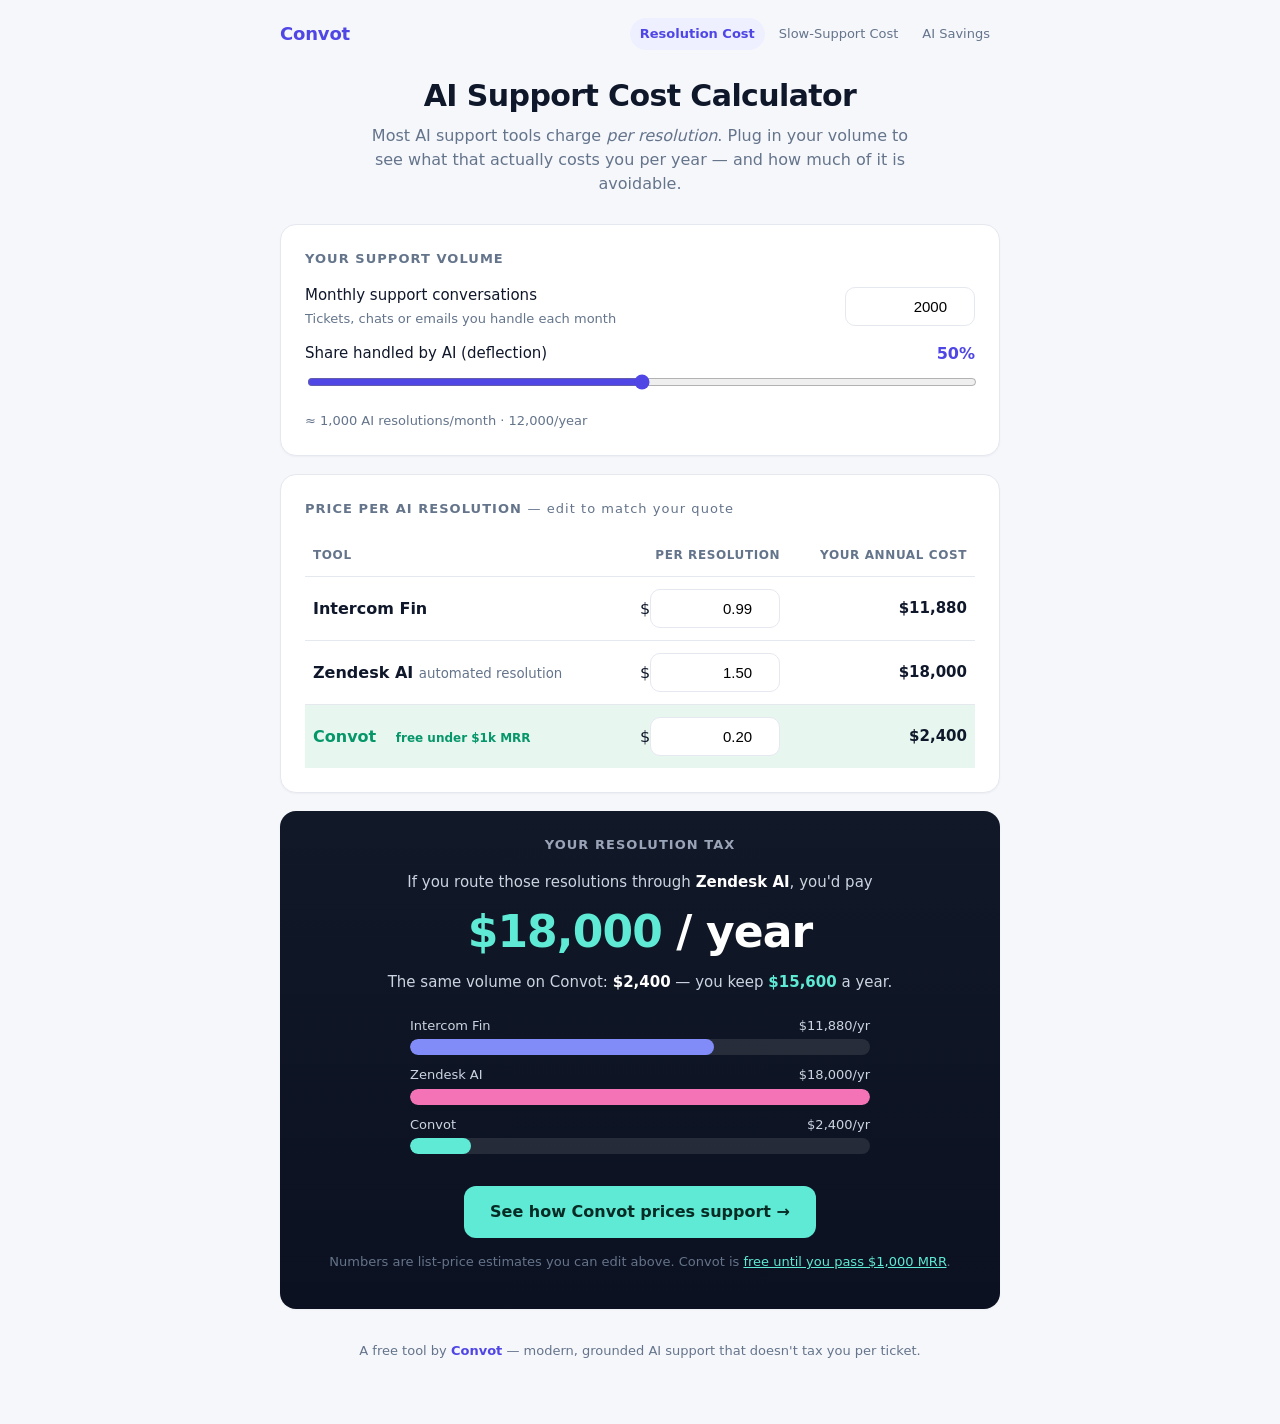
<file: index.html>
<!DOCTYPE html>
<html lang="en">
<head>
<meta charset="UTF-8" />
<meta name="viewport" content="width=device-width, initial-scale=1.0" />
<title>AI Support Cost Calculator — What You Really Pay Per Resolution</title>
<meta name="description" content="Free calculator: see what you actually pay per AI-resolved support ticket across Intercom Fin, Zendesk and Convot. Edit the prices, get your annual resolution bill in seconds." />
<link rel="canonical" href="https://tarang8811.github.io/ai-support-cost-calculator/" />
<meta property="og:title" content="AI Support Cost Calculator — What You Really Pay Per Resolution" />
<meta property="og:description" content="See your true annual cost per AI-resolved support ticket across Intercom Fin, Zendesk and Convot. Free, no signup." />
<meta property="og:type" content="website" />
<link rel="stylesheet" href="style.css" />
</head>
<body>
<nav class="nav">
  <a class="brand" href="https://convot.io" target="_blank" rel="noopener">Convot</a>
  <span class="nav-links">
    <a href="./" aria-current="page">Resolution Cost</a>
    <a href="./cost-of-slow-support.html">Slow-Support Cost</a>
    <a href="./ai-savings.html">AI Savings</a>
  </span>
</nav>
<div class="wrap">
  <header>
    <h1>AI Support Cost Calculator</h1>
    <p class="sub">Most AI support tools charge <em>per resolution</em>. Plug in your volume to see what that actually costs you per year — and how much of it is avoidable.</p>
  </header>

  <div class="card">
    <h2>Your support volume</h2>
    <div class="row">
      <label>Monthly support conversations
        <small>Tickets, chats or emails you handle each month</small>
      </label>
      <input type="number" id="volume" value="2000" min="0" step="100" />
    </div>
    <div>
      <div class="slider-head">
        <label style="font-weight:500">Share handled by AI (deflection)</label>
        <span class="slider-val" id="deflectVal">50%</span>
      </div>
      <input type="range" id="deflect" min="0" max="100" value="50" />
      <div class="note" id="resLine"></div>
    </div>
  </div>

  <div class="card">
    <h2>Price per AI resolution <span style="text-transform:none;font-weight:400">— edit to match your quote</span></h2>
    <table>
      <thead>
        <tr><th>Tool</th><th>Per resolution</th><th>Your annual cost</th></tr>
      </thead>
      <tbody>
        <tr>
          <td class="tool-name">Intercom Fin</td>
          <td>$<input class="price-in" type="number" id="p_fin" value="0.99" step="0.01" min="0" /></td>
          <td class="annual" id="a_fin">—</td>
        </tr>
        <tr>
          <td class="tool-name">Zendesk AI <small style="color:var(--muted);font-weight:400">automated resolution</small></td>
          <td>$<input class="price-in" type="number" id="p_zd" value="1.50" step="0.01" min="0" /></td>
          <td class="annual" id="a_zd">—</td>
        </tr>
        <tr class="convot-row">
          <td class="tool-name">Convot <span class="free-badge">free under $1k MRR</span></td>
          <td>$<input class="price-in" type="number" id="p_cv" value="0.20" step="0.01" min="0" /></td>
          <td class="annual" id="a_cv">—</td>
        </tr>
      </tbody>
    </table>
  </div>

  <div class="card result">
    <h2>Your resolution tax</h2>
    <div class="line">If you route those resolutions through <b id="compName">Intercom Fin</b>, you'd pay</div>
    <div class="big" id="compCost">—</div>
    <div class="line">The same volume on Convot: <b id="cvCost">—</b> — you keep <span id="savings" style="color:#5eead4;font-weight:700">—</span> a year.</div>
    <div class="bars" id="bars"></div>
    <a class="cta" href="https://convot.io" rel="noopener" target="_blank">See how Convot prices support →</a>
    <p class="note">Numbers are list-price estimates you can edit above. Convot is <a href="https://convot.io" rel="noopener" target="_blank">free until you pass $1,000 MRR</a>.</p>
  </div>

  <footer>
    A free tool by <a href="https://convot.io" rel="noopener" target="_blank">Convot</a> — modern, grounded AI support that doesn't tax you per ticket.
  </footer>
</div>

<script>
  const $ = (id) => document.getElementById(id);
  const fmt = (n) => "$" + Math.round(n).toLocaleString("en-US");

  function compute(){
    const vol = Math.max(0, +$("volume").value || 0);
    const deflect = +$("deflect").value;
    $("deflectVal").textContent = deflect + "%";
    const resMo = vol * deflect / 100;
    const resYr = resMo * 12;
    $("resLine").textContent = "≈ " + Math.round(resMo).toLocaleString("en-US") +
      " AI resolutions/month · " + Math.round(resYr).toLocaleString("en-US") + "/year";

    const pFin = +$("p_fin").value || 0;
    const pZd  = +$("p_zd").value || 0;
    const pCv  = +$("p_cv").value || 0;
    const aFin = resYr * pFin, aZd = resYr * pZd, aCv = resYr * pCv;
    $("a_fin").textContent = fmt(aFin);
    $("a_zd").textContent  = fmt(aZd);
    $("a_cv").textContent  = fmt(aCv);

    const comp = aZd >= aFin ? {name:"Zendesk AI", cost:aZd} : {name:"Intercom Fin", cost:aFin};
    $("compName").textContent = comp.name;
    $("compCost").innerHTML = "<span>" + fmt(comp.cost) + "</span> / year";
    $("cvCost").textContent = fmt(aCv);
    $("savings").textContent = fmt(Math.max(0, comp.cost - aCv));

    const max = Math.max(aFin, aZd, aCv, 1);
    const bar = (label, val, color) =>
      '<div class="bar-item"><div class="bar-label"><span>'+label+'</span><span>'+fmt(val)+'/yr</span></div>'+
      '<div class="bar-track"><div class="bar-fill" style="width:'+(val/max*100)+'%;background:'+color+'"></div></div></div>';
    $("bars").innerHTML =
      bar("Intercom Fin", aFin, "#818cf8") +
      bar("Zendesk AI", aZd, "#f472b6") +
      bar("Convot", aCv, "#5eead4");
  }
  ["volume","deflect","p_fin","p_zd","p_cv"].forEach(id => $(id).addEventListener("input", compute));
  compute();
</script>
</body>
</html>
</file>
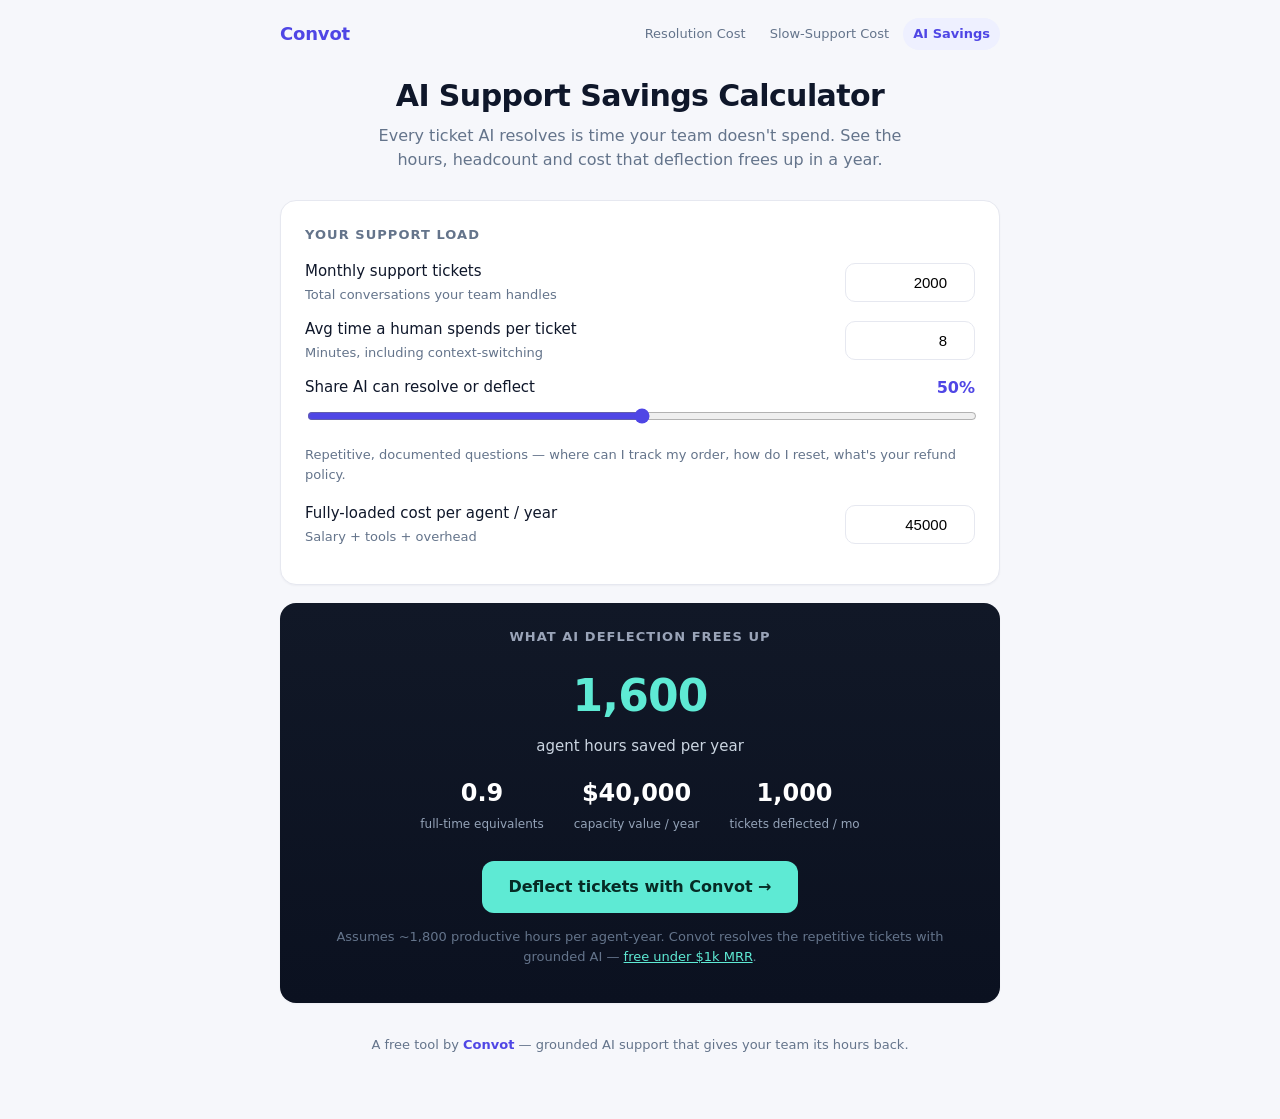
<file: ai-savings.html>
<!DOCTYPE html>
<html lang="en">
<head>
<meta charset="UTF-8" />
<meta name="viewport" content="width=device-width, initial-scale=1.0" />
<title>AI Support Savings Calculator — Agent Hours &amp; Cost AI Deflection Saves</title>
<meta name="description" content="Free calculator: see how many agent hours, full-time equivalents and dollars AI ticket deflection frees up per year. Adjust volume, handle time, deflection rate and agent cost." />
<link rel="canonical" href="https://tarang8811.github.io/ai-support-cost-calculator/ai-savings.html" />
<meta property="og:title" content="AI Support Savings Calculator" />
<meta property="og:description" content="See the agent hours, FTEs and dollars AI ticket deflection saves you per year." />
<meta property="og:type" content="website" />
<link rel="stylesheet" href="style.css" />
</head>
<body>
<nav class="nav">
  <a class="brand" href="https://convot.io" target="_blank" rel="noopener">Convot</a>
  <span class="nav-links">
    <a href="./">Resolution Cost</a>
    <a href="./cost-of-slow-support.html">Slow-Support Cost</a>
    <a href="./ai-savings.html" aria-current="page">AI Savings</a>
  </span>
</nav>
<div class="wrap">
  <header>
    <h1>AI Support Savings Calculator</h1>
    <p class="sub">Every ticket AI resolves is time your team doesn't spend. See the hours, headcount and cost that deflection frees up in a year.</p>
  </header>

  <div class="card">
    <h2>Your support load</h2>
    <div class="row">
      <label>Monthly support tickets
        <small>Total conversations your team handles</small>
      </label>
      <input type="number" id="tickets" value="2000" min="0" step="100" />
    </div>
    <div class="row">
      <label>Avg time a human spends per ticket
        <small>Minutes, including context-switching</small>
      </label>
      <input type="number" id="mins" value="8" min="0" step="1" />
    </div>
    <div>
      <div class="slider-head">
        <label style="font-weight:500">Share AI can resolve or deflect</label>
        <span class="slider-val" id="deflectVal">50%</span>
      </div>
      <input type="range" id="deflect" min="0" max="100" value="50" />
      <div class="note">Repetitive, documented questions — where can I track my order, how do I reset, what's your refund policy.</div>
    </div>
    <div class="row" style="margin-top:18px">
      <label>Fully-loaded cost per agent / year
        <small>Salary + tools + overhead</small>
      </label>
      <input type="number" id="cost" value="45000" min="0" step="1000" />
    </div>
  </div>

  <div class="card result">
    <h2>What AI deflection frees up</h2>
    <div class="big" id="hoursYr">—</div>
    <div class="line">agent hours saved per year</div>
    <div class="stat-grid">
      <div class="stat"><span class="v" id="fte">—</span><span class="k">full-time equivalents</span></div>
      <div class="stat"><span class="v" id="dollars">—</span><span class="k">capacity value / year</span></div>
      <div class="stat"><span class="v" id="perMo">—</span><span class="k">tickets deflected / mo</span></div>
    </div>
    <a class="cta" href="https://convot.io" rel="noopener" target="_blank">Deflect tickets with Convot →</a>
    <p class="note">Assumes ~1,800 productive hours per agent-year. Convot resolves the repetitive tickets with grounded AI — <a href="https://convot.io" rel="noopener" target="_blank">free under $1k MRR</a>.</p>
  </div>

  <footer>
    A free tool by <a href="https://convot.io" rel="noopener" target="_blank">Convot</a> — grounded AI support that gives your team its hours back.
  </footer>
</div>

<script>
  const $ = (id) => document.getElementById(id);
  const HRS_PER_FTE = 1800;

  function compute(){
    const tickets = Math.max(0, +$("tickets").value || 0);
    const mins = Math.max(0, +$("mins").value || 0);
    const deflect = +$("deflect").value;
    $("deflectVal").textContent = deflect + "%";
    const cost = Math.max(0, +$("cost").value || 0);

    const deflectedMo = tickets * deflect/100;
    const hoursYr = deflectedMo * mins * 12 / 60;
    const fte = hoursYr / HRS_PER_FTE;
    const dollars = fte * cost;

    $("hoursYr").innerHTML = "<span>" + Math.round(hoursYr).toLocaleString("en-US") + "</span>";
    $("fte").textContent = fte.toFixed(1);
    $("dollars").textContent = "$" + Math.round(dollars).toLocaleString("en-US");
    $("perMo").textContent = Math.round(deflectedMo).toLocaleString("en-US");
  }
  ["tickets","mins","deflect","cost"].forEach(id => $(id).addEventListener("input", compute));
  compute();
</script>
</body>
</html>
</file>
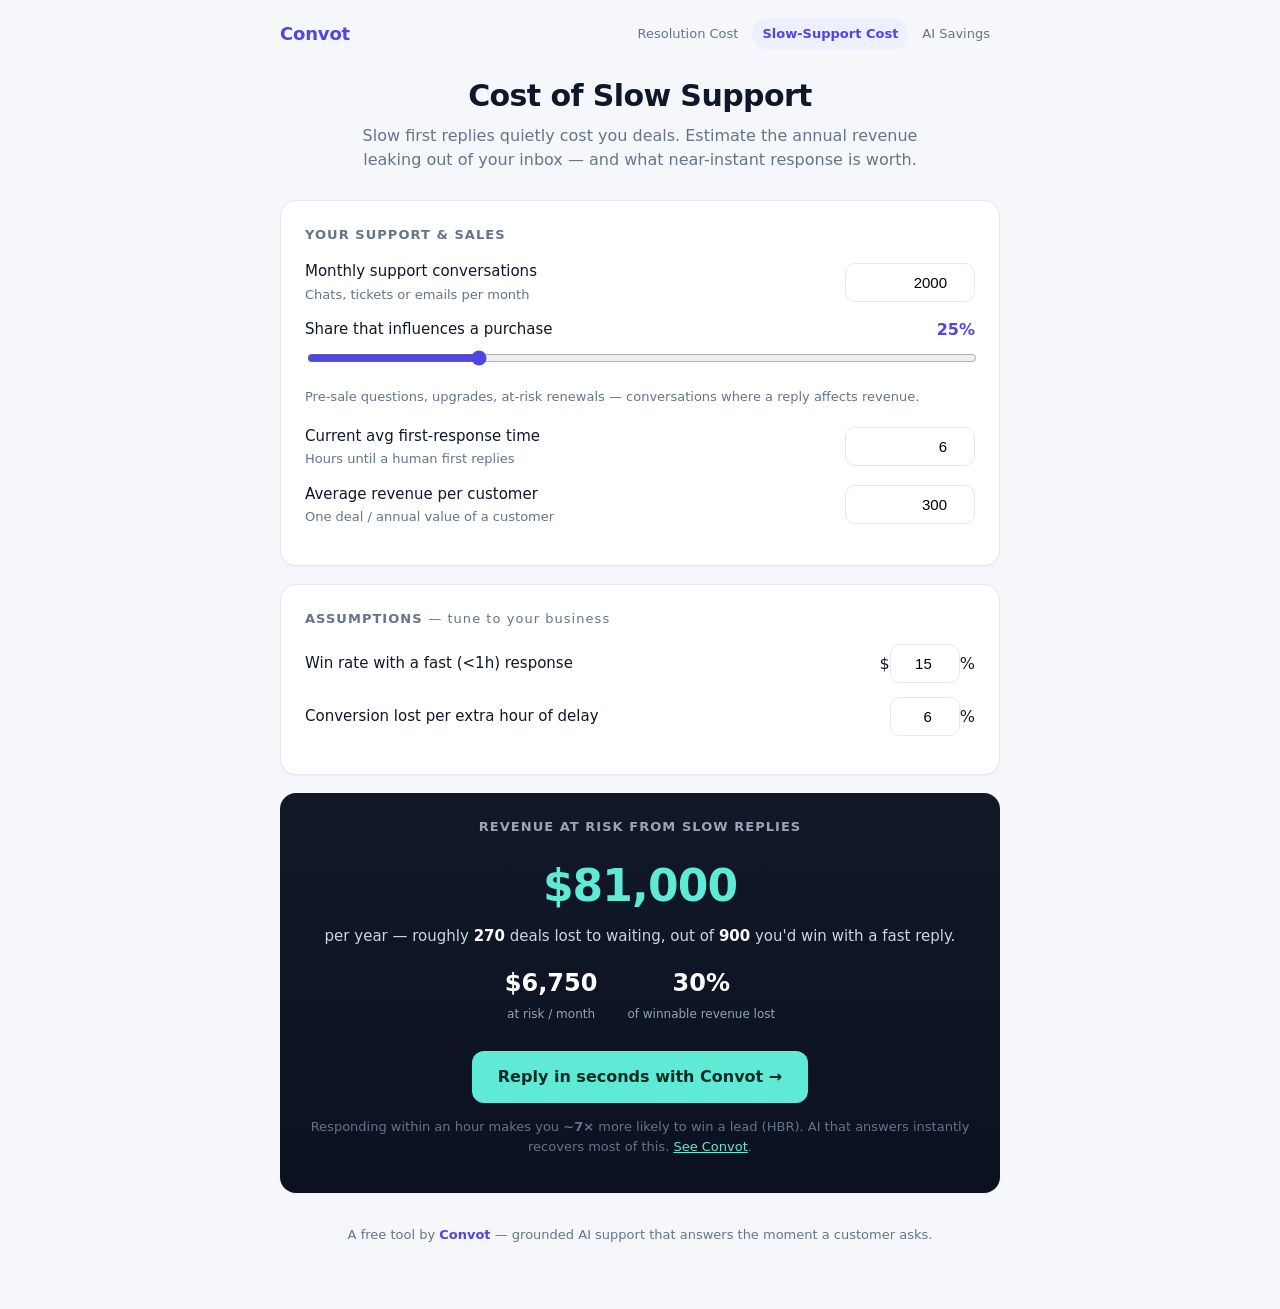
<file: cost-of-slow-support.html>
<!DOCTYPE html>
<html lang="en">
<head>
<meta charset="UTF-8" />
<meta name="viewport" content="width=device-width, initial-scale=1.0" />
<title>Cost of Slow Support Calculator — Revenue You Lose to Slow Replies</title>
<meta name="description" content="Free calculator: estimate the annual revenue you lose to slow first-response times in support. Adjust your volume, response time and customer value to see what speed is worth." />
<link rel="canonical" href="https://tarang8811.github.io/ai-support-cost-calculator/cost-of-slow-support.html" />
<meta property="og:title" content="Cost of Slow Support Calculator" />
<meta property="og:description" content="See the annual revenue you lose to slow support replies — and what faster response is worth." />
<meta property="og:type" content="website" />
<link rel="stylesheet" href="style.css" />
</head>
<body>
<nav class="nav">
  <a class="brand" href="https://convot.io" target="_blank" rel="noopener">Convot</a>
  <span class="nav-links">
    <a href="./">Resolution Cost</a>
    <a href="./cost-of-slow-support.html" aria-current="page">Slow-Support Cost</a>
    <a href="./ai-savings.html">AI Savings</a>
  </span>
</nav>
<div class="wrap">
  <header>
    <h1>Cost of Slow Support</h1>
    <p class="sub">Slow first replies quietly cost you deals. Estimate the annual revenue leaking out of your inbox — and what near-instant response is worth.</p>
  </header>

  <div class="card">
    <h2>Your support &amp; sales</h2>
    <div class="row">
      <label>Monthly support conversations
        <small>Chats, tickets or emails per month</small>
      </label>
      <input type="number" id="volume" value="2000" min="0" step="100" />
    </div>
    <div>
      <div class="slider-head">
        <label style="font-weight:500">Share that influences a purchase</label>
        <span class="slider-val" id="atRiskVal">25%</span>
      </div>
      <input type="range" id="atRisk" min="0" max="100" value="25" />
      <div class="note">Pre-sale questions, upgrades, at-risk renewals — conversations where a reply affects revenue.</div>
    </div>
    <div class="row" style="margin-top:18px">
      <label>Current avg first-response time
        <small>Hours until a human first replies</small>
      </label>
      <input type="number" id="respHrs" value="6" min="0" step="0.5" />
    </div>
    <div class="row">
      <label>Average revenue per customer
        <small>One deal / annual value of a customer</small>
      </label>
      <input type="number" id="value" value="300" min="0" step="10" />
    </div>
  </div>

  <div class="card">
    <h2>Assumptions <span style="text-transform:none;font-weight:400">— tune to your business</span></h2>
    <div class="row">
      <label>Win rate with a fast (&lt;1h) response</label>
      <span>$<input class="price-in" type="number" id="baseConv" value="15" step="1" min="0" style="width:70px" />%</span>
    </div>
    <div class="row">
      <label>Conversion lost per extra hour of delay</label>
      <span><input class="price-in" type="number" id="lossHr" value="6" step="1" min="0" style="width:70px" />%</span>
    </div>
  </div>

  <div class="card result">
    <h2>Revenue at risk from slow replies</h2>
    <div class="big" id="lossYr">—</div>
    <div class="line">per year — roughly <b id="lostDeals">—</b> deals lost to waiting, out of <b id="potDeals">—</b> you'd win with a fast reply.</div>
    <div class="stat-grid">
      <div class="stat"><span class="v" id="lostMo">—</span><span class="k">at risk / month</span></div>
      <div class="stat"><span class="v" id="lostPct">—</span><span class="k">of winnable revenue lost</span></div>
    </div>
    <a class="cta" href="https://convot.io" rel="noopener" target="_blank">Reply in seconds with Convot →</a>
    <p class="note">Responding within an hour makes you <b>~7×</b> more likely to win a lead (HBR). AI that answers instantly recovers most of this. <a href="https://convot.io" rel="noopener" target="_blank">See Convot</a>.</p>
  </div>

  <footer>
    A free tool by <a href="https://convot.io" rel="noopener" target="_blank">Convot</a> — grounded AI support that answers the moment a customer asks.
  </footer>
</div>

<script>
  const $ = (id) => document.getElementById(id);
  const money = (n) => "$" + Math.round(n).toLocaleString("en-US");

  function compute(){
    const vol = Math.max(0, +$("volume").value || 0);
    const atRisk = +$("atRisk").value;
    $("atRiskVal").textContent = atRisk + "%";
    const respHrs = Math.max(0, +$("respHrs").value || 0);
    const value = Math.max(0, +$("value").value || 0);
    const baseConv = Math.max(0, +$("baseConv").value || 0) / 100;
    const lossHr = Math.max(0, +$("lossHr").value || 0) / 100;

    const impactfulYr = vol * 12 * (atRisk/100);
    const potentialDeals = impactfulYr * baseConv;          // winnable with fast reply
    const delay = Math.max(0, respHrs - 1);
    const lostFraction = Math.min(0.9, delay * lossHr);
    const lostDeals = potentialDeals * lostFraction;
    const lossYr = lostDeals * value;

    $("lossYr").innerHTML = "<span>" + money(lossYr) + "</span>";
    $("lostDeals").textContent = Math.round(lostDeals).toLocaleString("en-US");
    $("potDeals").textContent = Math.round(potentialDeals).toLocaleString("en-US");
    $("lostMo").textContent = money(lossYr/12);
    $("lostPct").textContent = Math.round(lostFraction*100) + "%";
  }
  ["volume","atRisk","respHrs","value","baseConv","lossHr"].forEach(id => $(id).addEventListener("input", compute));
  compute();
</script>
</body>
</html>
</file>
<file: style.css>
:root{
  --bg:#f6f7fb; --card:#ffffff; --ink:#0f172a; --muted:#64748b;
  --line:#e6e8f0; --accent:#4f46e5; --accent-soft:#eef0ff;
  --good:#059669; --good-soft:#e7f7f0; --warn:#dc2626;
}
*{box-sizing:border-box}
body{margin:0;background:var(--bg);color:var(--ink);
  font-family:system-ui,-apple-system,"Segoe UI",Roboto,Helvetica,Arial,sans-serif;
  line-height:1.5;-webkit-font-smoothing:antialiased}
.nav{display:flex;justify-content:space-between;align-items:center;max-width:760px;
  margin:0 auto;padding:18px 20px 0;flex-wrap:wrap;gap:10px}
.nav .brand{font-weight:800;color:var(--accent);text-decoration:none;font-size:18px;letter-spacing:-.01em}
.nav-links{display:flex;gap:4px;flex-wrap:wrap}
.nav-links a{font-size:13px;color:var(--muted);text-decoration:none;padding:6px 10px;border-radius:999px}
.nav-links a:hover{background:var(--accent-soft);color:var(--accent)}
.nav-links a[aria-current=page]{background:var(--accent-soft);color:var(--accent);font-weight:600}
.wrap{max-width:760px;margin:0 auto;padding:28px 20px 64px}
header{text-align:center;margin-bottom:28px}
h1{font-size:30px;line-height:1.2;margin:0 0 10px;letter-spacing:-.02em}
.sub{color:var(--muted);font-size:16px;margin:0 auto;max-width:560px}
.sub em{font-style:italic}
.card{background:var(--card);border:1px solid var(--line);border-radius:16px;
  padding:24px;margin-bottom:18px;box-shadow:0 1px 2px rgba(15,23,42,.04)}
.card h2{font-size:13px;text-transform:uppercase;letter-spacing:.08em;
  color:var(--muted);margin:0 0 16px;font-weight:600}
.row{display:flex;justify-content:space-between;align-items:center;gap:16px;margin:14px 0}
label{font-weight:500;font-size:15px}
label small{display:block;color:var(--muted);font-weight:400;font-size:13px;margin-top:2px}
input[type=number]{width:130px;padding:10px 12px;border:1px solid var(--line);
  border-radius:10px;font-size:15px;text-align:right;font-variant-numeric:tabular-nums}
input[type=number]:focus{outline:2px solid var(--accent-soft);border-color:var(--accent)}
input[type=range]{width:100%;accent-color:var(--accent)}
.slider-head{display:flex;justify-content:space-between;margin-bottom:6px}
.slider-val{font-weight:600;color:var(--accent)}
table{width:100%;border-collapse:collapse}
th,td{text-align:right;padding:12px 8px;font-variant-numeric:tabular-nums}
th{font-size:12px;text-transform:uppercase;letter-spacing:.05em;color:var(--muted);font-weight:600;border-bottom:1px solid var(--line)}
td:first-child,th:first-child{text-align:left}
tbody tr{border-bottom:1px solid var(--line)}
tbody tr:last-child{border-bottom:none}
.tool-name{font-weight:600}
.price-in{width:92px;padding:8px 10px;border:1px solid var(--line);border-radius:8px;text-align:right;font-size:14px}
.annual{font-weight:600;font-size:15px}
.convot-row{background:var(--good-soft)}
.convot-row .tool-name{color:var(--good)}
.result{background:linear-gradient(180deg,#111827,#0b1120);color:#fff;border:none;text-align:center}
.result h2{color:#9aa4b8}
.result .big{font-size:44px;font-weight:700;letter-spacing:-.02em;margin:6px 0;color:#fff}
.result .big span{color:#5eead4}
.result .line{color:#cbd5e1;font-size:15px;margin:6px 0}
.result .line b{color:#fff}
.stat-grid{display:flex;justify-content:center;gap:30px;flex-wrap:wrap;margin:18px 0 4px}
.stat .v{display:block;font-size:24px;font-weight:700;color:#fff;font-variant-numeric:tabular-nums}
.stat .k{font-size:12px;color:#94a3b8}
.bars{margin:22px auto 4px;max-width:460px;text-align:left}
.bar-item{margin:10px 0}
.bar-label{display:flex;justify-content:space-between;font-size:13px;color:#cbd5e1;margin-bottom:4px}
.bar-track{background:rgba(255,255,255,.1);border-radius:8px;height:16px;overflow:hidden}
.bar-fill{height:100%;border-radius:8px;transition:width .3s ease}
.cta{display:inline-block;margin-top:22px;background:#5eead4;color:#062b25;
  font-weight:700;padding:14px 26px;border-radius:12px;text-decoration:none;font-size:16px}
.cta:hover{background:#7ff0dd}
.note{color:var(--muted);font-size:13px;margin-top:14px}
.note a{color:var(--accent)}
.result .note a{color:#5eead4}
.free-badge{display:inline-block;background:var(--good-soft);color:var(--good);
  font-size:12px;font-weight:600;padding:2px 8px;border-radius:999px;margin-left:6px}
footer{text-align:center;color:var(--muted);font-size:13px;margin-top:32px}
footer a{color:var(--accent);text-decoration:none;font-weight:600}
</file>
